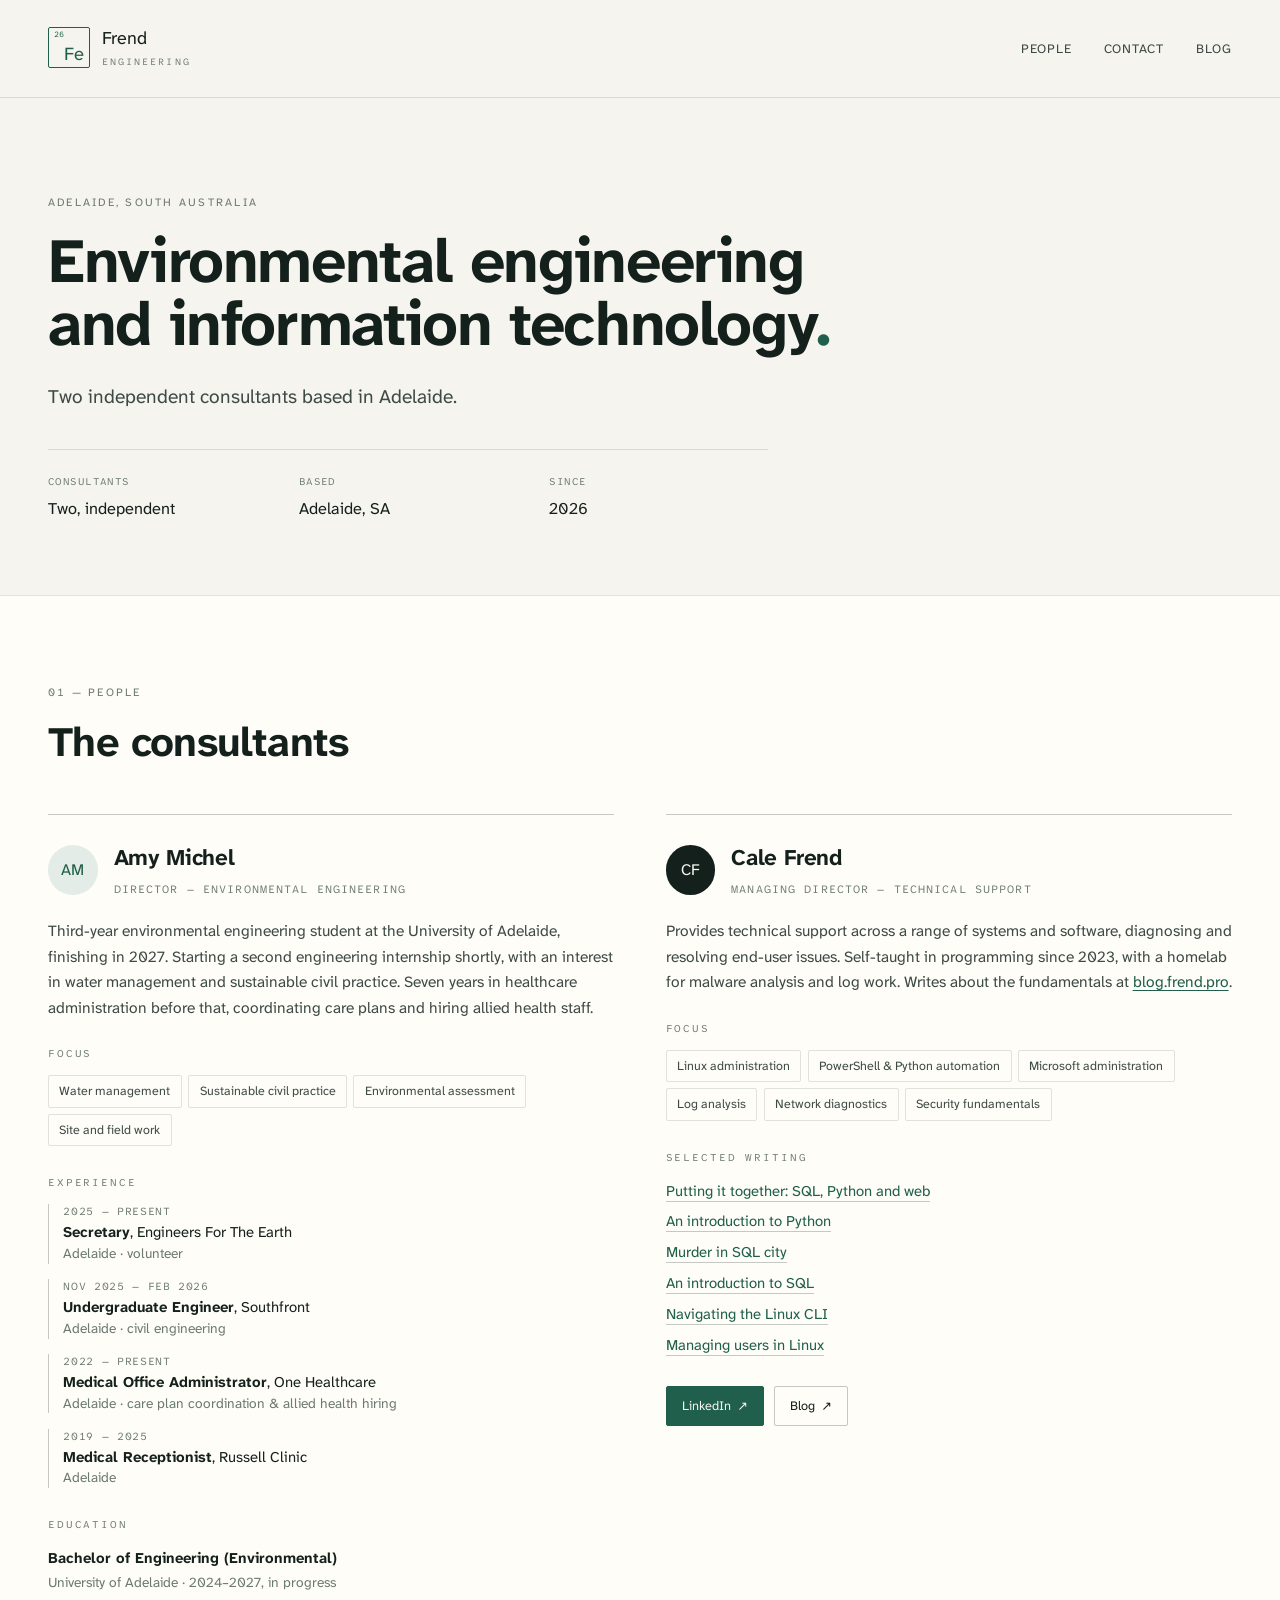
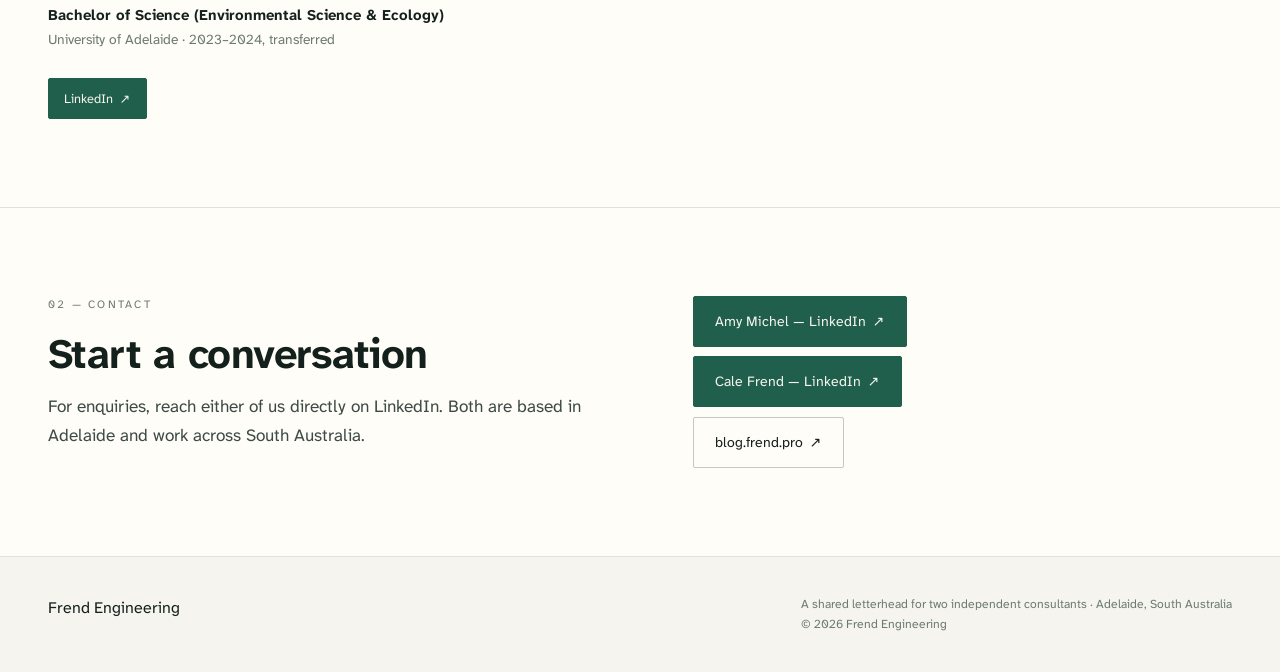
<file: index.html>
<!DOCTYPE html>
<html lang="en-AU">
<head>
<meta charset="utf-8">
<meta name="viewport" content="width=device-width, initial-scale=1">
<title>Frend Engineering — Environmental engineering and information technology, Adelaide</title>
<meta name="description" content="Amy Michel, environmental engineering. Cale Frend, technical support. Two independent consultants in Adelaide.">
<link rel="canonical" href="https://www.frend.pro/">
<meta property="og:type" content="website">
<meta property="og:site_name" content="Frend Engineering">
<meta property="og:title" content="Frend Engineering">
<meta property="og:description" content="Environmental engineering and information technology. Two independent consultants in Adelaide.">
<meta property="og:url" content="https://www.frend.pro/">
<link rel="icon" href="data:image/svg+xml,%3Csvg xmlns='http://www.w3.org/2000/svg' viewBox='0 0 64 64'%3E%3Crect width='64' height='64' rx='6' fill='%231f5f4b'/%3E%3Ctext x='32' y='30' font-family='ui-monospace,monospace' font-size='11' fill='%23f6f4ee' text-anchor='middle'%3E26%3C/text%3E%3Ctext x='32' y='49' font-family='Georgia,serif' font-size='26' fill='%23f6f4ee' text-anchor='middle'%3EFe%3C/text%3E%3C/svg%3E">
<link rel="stylesheet" href="/styles.css">
</head>
<body>
<a class="skip" href="#main">Skip to content</a>

<header class="masthead">
  <a class="wordmark" href="/">
    <span class="el" aria-hidden="true">
      <span class="el-num">26</span>
      <span class="el-sym">Fe</span>
      <span class="el-name">Iron</span>
    </span>
    <span class="wordmark-text">Frend<em>Engineering</em></span>
  </a>
  <nav aria-label="Sections">
    <a href="#people">People</a>
    <a href="#contact">Contact</a>
    <a href="https://blog.frend.pro/" rel="me">Blog</a>
  </nav>
</header>

<main id="main">

  <section class="hero">
    <p class="eyebrow">Adelaide, South Australia</p>
    <h1>Environmental engineering<br>and information technology<span class="accent">.</span></h1>
    <p class="lede">
      Two independent consultants based in Adelaide.
    </p>
    <dl class="facts">
      <div><dt>Consultants</dt><dd>Two, independent</dd></div>
      <div><dt>Based</dt><dd>Adelaide, SA</dd></div>
      <div><dt>Since</dt><dd>2026</dd></div>
    </dl>
  </section>

  <section id="people" class="section section-alt" aria-labelledby="people-title">
    <div class="section-head">
      <p class="eyebrow">01 — People</p>
      <h2 id="people-title">The consultants</h2>
    </div>

    <div class="profiles">

      <article class="profile" aria-labelledby="amy-name">
        <div class="profile-head">
          <span class="monogram" aria-hidden="true">AM</span>
          <div>
            <h3 id="amy-name">Amy Michel</h3>
            <p class="role">Director — Environmental Engineering</p>
          </div>
        </div>

        <p class="profile-lede">
          Third-year environmental engineering student at the University of
          Adelaide, finishing in 2027. Starting a second engineering internship
          shortly, with an interest in water management and sustainable civil
          practice. Seven years in healthcare administration before that,
          coordinating care plans and hiring allied health staff.
        </p>

        <h4>Focus</h4>
        <ul class="tags">
          <li>Water management</li>
          <li>Sustainable civil practice</li>
          <li>Environmental assessment</li>
          <li>Site and field work</li>
        </ul>

        <h4>Experience</h4>
        <ol class="timeline">
          <li>
            <span class="when">2025 — present</span>
            <strong>Secretary</strong>, Engineers For The Earth
            <span class="where">Adelaide · volunteer</span>
          </li>
          <li>
            <span class="when">Nov 2025 — Feb 2026</span>
            <strong>Undergraduate Engineer</strong>, Southfront
            <span class="where">Adelaide · civil engineering</span>
          </li>
          <li>
            <span class="when">2022 — present</span>
            <strong>Medical Office Administrator</strong>, One Healthcare
            <span class="where">Adelaide · care plan coordination &amp; allied health hiring</span>
          </li>
          <li>
            <span class="when">2019 — 2025</span>
            <strong>Medical Receptionist</strong>, Russell Clinic
            <span class="where">Adelaide</span>
          </li>
        </ol>

        <h4>Education</h4>
        <ul class="plain">
          <li>
            <strong>Bachelor of Engineering (Environmental)</strong>
            <span class="where">University of Adelaide · 2024–2027, in progress</span>
          </li>
          <li>
            <strong>Bachelor of Science (Environmental Science &amp; Ecology)</strong>
            <span class="where">University of Adelaide · 2023–2024, transferred</span>
          </li>
        </ul>

        <p class="links">
          <a class="button small" href="https://www.linkedin.com/in/4mymichel/" rel="me">LinkedIn<span aria-hidden="true"> ↗</span></a>
        </p>
      </article>

      <article class="profile" aria-labelledby="cale-name">
        <div class="profile-head">
          <span class="monogram alt" aria-hidden="true">CF</span>
          <div>
            <h3 id="cale-name">Cale Frend</h3>
            <p class="role">Managing Director — Technical Support</p>
          </div>
        </div>

        <p class="profile-lede">
          Provides technical support across a range of systems and software,
          diagnosing and resolving end-user issues. Self-taught in programming
          since 2023, with a homelab for malware analysis and log work. Writes
          about the fundamentals at
          <a href="https://blog.frend.pro/">blog.frend.pro</a>.
        </p>

        <h4>Focus</h4>
        <ul class="tags">
          <li>Linux administration</li>
          <li>PowerShell &amp; Python automation</li>
          <li>Microsoft administration</li>
          <li>Log analysis</li>
          <li>Network diagnostics</li>
          <li>Security fundamentals</li>
        </ul>

        <h4>Selected writing</h4>
        <ul class="plain tight">
          <li><a href="https://blog.frend.pro/Django/">Putting it together: SQL, Python and web</a></li>
          <li><a href="https://blog.frend.pro/Intro-Python/">An introduction to Python</a></li>
          <li><a href="https://blog.frend.pro/Murder-in-SQL-city/">Murder in SQL city</a></li>
          <li><a href="https://blog.frend.pro/Intro-SQL/">An introduction to SQL</a></li>
          <li><a href="https://blog.frend.pro/Navigating-the-linux-CLI/">Navigating the Linux CLI</a></li>
          <li><a href="https://blog.frend.pro/Managining-users-Linux/">Managing users in Linux</a></li>
        </ul>

        <p class="links">
          <a class="button small" href="https://www.linkedin.com/in/cale-frend" rel="me">LinkedIn<span aria-hidden="true"> ↗</span></a>
          <a class="button small ghost" href="https://blog.frend.pro/" rel="me">Blog<span aria-hidden="true"> ↗</span></a>
        </p>
      </article>

    </div>
  </section>

  <section id="contact" class="section contact" aria-labelledby="contact-title">
    <div>
      <p class="eyebrow">02 — Contact</p>
      <h2 id="contact-title">Start a conversation</h2>
      <p class="section-lede">
        For enquiries, reach either of us directly on LinkedIn. Both are based
        in Adelaide and work across South Australia.
      </p>
    </div>
    <div class="contact-links">
      <a class="button" href="https://www.linkedin.com/in/4mymichel/" rel="me">Amy Michel — LinkedIn<span aria-hidden="true"> ↗</span></a>
      <a class="button" href="https://www.linkedin.com/in/cale-frend" rel="me">Cale Frend — LinkedIn<span aria-hidden="true"> ↗</span></a>
      <a class="button ghost" href="https://blog.frend.pro/" rel="me">blog.frend.pro<span aria-hidden="true"> ↗</span></a>
    </div>
  </section>

</main>

<footer class="footer">
  <p class="footer-mark">Frend Engineering</p>
  <p class="footer-meta">
    A shared letterhead for two independent consultants · Adelaide, South Australia
    <br>© <span id="year">2026</span> Frend Engineering
  </p>
</footer>

<script>
  document.getElementById('year').textContent = new Date().getFullYear();
</script>
</body>
</html>
</file>
<file: styles.css>
/* ── Frend drafts: shared structure ───────────────────────────────
   Theme files override the :root tokens below.
   ────────────────────────────────────────────────────────────────── */

@font-face {
  font-family: "Atkinson Hyperlegible Next";
  font-style: normal;
  font-weight: 400;
  font-display: swap;
  src: url("fonts/next-400-latin.woff2") format("woff2");
  unicode-range: U+0000-00FF, U+0131, U+0152-0153, U+02BB-02BC, U+02C6, U+02DA, U+02DC, U+0304, U+0308, U+0329, U+2000-206F, U+20AC, U+2122, U+2191, U+2193, U+2212, U+2215, U+FEFF, U+FFFD;
}
@font-face {
  font-family: "Atkinson Hyperlegible Next";
  font-style: normal;
  font-weight: 700;
  font-display: swap;
  src: url("fonts/next-700-latin.woff2") format("woff2");
  unicode-range: U+0000-00FF, U+0131, U+0152-0153, U+02BB-02BC, U+02C6, U+02DA, U+02DC, U+0304, U+0308, U+0329, U+2000-206F, U+20AC, U+2122, U+2191, U+2193, U+2212, U+2215, U+FEFF, U+FFFD;
}
@font-face {
  font-family: "Atkinson Hyperlegible Next";
  font-style: italic;
  font-weight: 400;
  font-display: swap;
  src: url("fonts/next-400i-latin.woff2") format("woff2");
  unicode-range: U+0000-00FF, U+0131, U+0152-0153, U+02BB-02BC, U+02C6, U+02DA, U+02DC, U+0304, U+0308, U+0329, U+2000-206F, U+20AC, U+2122, U+2191, U+2193, U+2212, U+2215, U+FEFF, U+FFFD;
}
@font-face {
  font-family: "Atkinson Hyperlegible Mono";
  font-style: normal;
  font-weight: 400;
  font-display: swap;
  src: url("fonts/mono-400-latin.woff2") format("woff2");
  unicode-range: U+0000-00FF, U+0131, U+0152-0153, U+02BB-02BC, U+02C6, U+02DA, U+02DC, U+0304, U+0308, U+0329, U+2000-206F, U+20AC, U+2122, U+2191, U+2193, U+2212, U+2215, U+FEFF, U+FFFD;
}
@font-face {
  font-family: "Atkinson Hyperlegible Mono";
  font-style: normal;
  font-weight: 700;
  font-display: swap;
  src: url("fonts/mono-700-latin.woff2") format("woff2");
  unicode-range: U+0000-00FF, U+0131, U+0152-0153, U+02BB-02BC, U+02C6, U+02DA, U+02DC, U+0304, U+0308, U+0329, U+2000-206F, U+20AC, U+2122, U+2191, U+2193, U+2212, U+2215, U+FEFF, U+FFFD;
}

:root {
  --paper: #f6f4ee;
  --card: #fffdf8;
  --ink: #14201c;
  --ink-soft: #3d4a45;
  --muted: #6b7a72;
  --rule: rgba(20, 32, 28, 0.12);
  --rule-strong: rgba(20, 32, 28, 0.24);
  --accent: #1f5f4b;
  --accent-soft: #e3ece6;
  --accent-ink: #f6f4ee;

  --serif: "Atkinson Hyperlegible Next", "Iowan Old Style", Palatino, Georgia, serif;
  --sans: "Atkinson Hyperlegible Next", system-ui, -apple-system, "Segoe UI", Roboto, Arial, sans-serif;
  --mono: "Atkinson Hyperlegible Mono", ui-monospace, SFMono-Regular, Menlo, Consolas, monospace;

  --gutter: clamp(1.25rem, 4vw, 3rem);
  --measure: 62ch;
}

*, *::before, *::after { box-sizing: border-box; }
html { -webkit-text-size-adjust: 100%; }

body {
  margin: 0;
  background: var(--paper);
  color: var(--ink);
  font-family: var(--sans);
  font-size: clamp(1rem, 0.96rem + 0.2vw, 1.075rem);
  line-height: 1.65;
  -webkit-font-smoothing: antialiased;
}

h1, h2, h3, h4 { font-family: var(--serif); font-weight: 600; letter-spacing: -0.015em; }
p { margin: 0 0 1rem; }
p:last-child { margin-bottom: 0; }
a { color: var(--accent); text-decoration-thickness: 1px; text-underline-offset: 0.18em; }
a:hover { text-decoration-thickness: 2px; }
:focus-visible { outline: 2px solid var(--accent); outline-offset: 3px; border-radius: 2px; }

.skip { position: absolute; left: -9999px; top: 0; background: var(--accent); color: var(--accent-ink); padding: 0.75rem 1rem; z-index: 10; }
.skip:focus { left: 1rem; top: 1rem; }

/* ── Masthead ─────────────────────────────────────────────────── */

.masthead {
  display: flex;
  align-items: center;
  justify-content: space-between;
  gap: 1.5rem;
  flex-wrap: wrap;
  padding: clamp(1rem, 2.5vw, 1.5rem) var(--gutter);
  border-bottom: 1px solid var(--rule);
}

.wordmark { display: inline-flex; align-items: center; gap: 0.75rem; color: inherit; text-decoration: none; }

/* Periodic-table tile: the mark is iron, Fe, 26 */
.el {
  display: grid;
  grid-template-areas:
    "num ."
    ".   sym";
  grid-template-columns: 1fr 1fr;
  grid-template-rows: 1fr 1fr;
  width: 2.6rem;
  height: 2.6rem;
  padding: 0.22rem 0.3rem;
  border: 1px solid var(--tile-border, var(--accent));
  border-radius: 2px;
  background: var(--tile-bg, transparent);
  color: var(--tile-ink, var(--accent));
}
.el-num {
  grid-area: num;
  font-family: var(--mono);
  font-size: 0.5rem;
  line-height: 1;
  align-self: start;
}
.el-sym {
  grid-area: sym;
  font-family: var(--serif);
  font-size: 1.15rem;
  line-height: 1;
  align-self: end;
  justify-self: end;
}
.el-name { display: none; }

.wordmark-text { font-family: var(--serif); font-size: 1.12rem; letter-spacing: -0.01em; }
.wordmark-text em {
  display: block;
  font-style: normal;
  font-family: var(--mono);
  font-size: 0.6rem;
  letter-spacing: 0.22em;
  text-transform: uppercase;
  color: var(--muted);
  margin-top: 0.1rem;
}

.masthead nav { display: flex; gap: clamp(1rem, 2.5vw, 2rem); }
.masthead nav a {
  color: var(--ink-soft);
  text-decoration: none;
  font-size: 0.8rem;
  letter-spacing: 0.06em;
  text-transform: uppercase;
}
.masthead nav a:hover { color: var(--accent); }

/* ── Shared ───────────────────────────────────────────────────── */

.eyebrow {
  margin: 0 0 1.1rem;
  font-size: 0.7rem;
  letter-spacing: 0.2em;
  text-transform: uppercase;
  color: var(--muted);
  font-variant-numeric: tabular-nums;
}

.section { padding: clamp(3.5rem, 7vw, 5.5rem) var(--gutter); border-top: 1px solid var(--rule); }
.section-alt { background: var(--card); }
.section-head { max-width: var(--measure); margin-bottom: clamp(2rem, 4vw, 3rem); }

h2 { margin: 0 0 1rem; font-size: clamp(1.75rem, 1.3rem + 1.8vw, 2.6rem); line-height: 1.1; }
.section-lede { color: var(--ink-soft); font-size: 1.075rem; max-width: 56ch; }

/* ── Hero ─────────────────────────────────────────────────────── */

.hero { padding: clamp(3.5rem, 8vw, 6rem) var(--gutter) clamp(3rem, 6vw, 4.5rem); }

.hero h1 {
  margin: 0 0 1.5rem;
  font-size: clamp(2.1rem, 1.2rem + 4vw, 3.9rem);
  line-height: 1.02;
  letter-spacing: -0.022em;
  text-wrap: balance;
}
.hero h1 .accent { color: var(--accent); }

.lede { max-width: 54ch; font-size: clamp(1.05rem, 1rem + 0.35vw, 1.2rem); color: var(--ink-soft); margin-bottom: 2.25rem; }

.facts {
  display: grid;
  grid-template-columns: repeat(auto-fit, minmax(150px, 1fr));
  gap: 1.25rem 2rem;
  margin: 0;
  padding-top: 1.5rem;
  border-top: 1px solid var(--rule);
  max-width: 720px;
}
.facts dt { font-family: var(--mono); font-size: 0.64rem; letter-spacing: 0.14em; text-transform: uppercase; color: var(--muted); margin-bottom: 0.35rem; }
.facts dd { margin: 0; font-family: var(--serif); font-size: 1.02rem; }

/* ── Profiles ─────────────────────────────────────────────────── */

.profiles { display: grid; grid-template-columns: repeat(auto-fit, minmax(340px, 1fr)); gap: clamp(2rem, 4vw, 3.5rem); }

.profile { display: flex; flex-direction: column; border-top: 1px solid var(--rule-strong); padding-top: 1.6rem; }
.profile-head { display: flex; align-items: center; gap: 1rem; margin-bottom: 1.25rem; }

.monogram {
  display: grid; place-items: center; flex: 0 0 auto;
  width: 3.1rem; height: 3.1rem; border-radius: 50%;
  background: var(--accent-soft); color: var(--accent);
  font-family: var(--serif); font-size: 1rem;
}
.monogram.alt { background: var(--ink); color: var(--paper); }

.profile h3 { margin: 0; font-size: 1.4rem; }
.role { margin: 0.2rem 0 0; font-family: var(--mono); font-size: 0.7rem; letter-spacing: 0.1em; text-transform: uppercase; color: var(--muted); }
.profile-lede { color: var(--ink-soft); font-size: 0.97rem; margin-bottom: 1.5rem; }

.profile h4 {
  margin: 0 0 0.8rem;
  font-family: var(--mono);
  font-size: 0.65rem;
  letter-spacing: 0.18em;
  text-transform: uppercase;
  color: var(--muted);
  font-weight: 500;
}
.profile h4:not(:first-of-type) { margin-top: 1.75rem; }

.timeline { list-style: none; margin: 0; padding: 0; display: grid; gap: 0.95rem; }
.timeline li {
  display: block;
  font-size: 0.93rem;
  line-height: 1.45;
  padding-left: 0.9rem;
  border-left: 1px solid var(--rule-strong);
}
.timeline .when { display: block; font-family: var(--mono); font-size: 0.68rem; letter-spacing: 0.06em; text-transform: uppercase; color: var(--muted); margin-bottom: 0.15rem; }
.timeline .where { display: block; color: var(--muted); font-size: 0.86rem; }

.plain { list-style: none; margin: 0; padding: 0; display: grid; gap: 0.6rem; font-size: 0.93rem; }
.plain.tight { gap: 0.4rem; }
.plain a { text-decoration: none; border-bottom: 1px solid var(--rule-strong); }
.plain a:hover { border-color: var(--accent); }
.plain .where { display: block; color: var(--muted); font-size: 0.86rem; }

.tags { list-style: none; margin: 0; padding: 0; display: flex; flex-wrap: wrap; gap: 0.4rem; }
.tags li { font-size: 0.78rem; padding: 0.3rem 0.65rem; border: 1px solid var(--rule); border-radius: 2px; color: var(--ink-soft); }

.links { display: flex; flex-wrap: wrap; gap: 0.6rem; margin-top: 1.75rem; }

.button {
  display: inline-flex; align-items: center; gap: 0.4rem;
  padding: 0.8rem 1.35rem;
  border: 1px solid var(--accent); border-radius: 2px;
  background: var(--accent); color: var(--accent-ink);
  font-size: 0.88rem; text-decoration: none;
  transition: background-color 120ms ease, color 120ms ease, border-color 120ms ease;
}
.button:hover { background: var(--ink); border-color: var(--ink); color: var(--paper); }
.button.ghost { background: transparent; color: var(--ink); border-color: var(--rule-strong); }
.button.ghost:hover { background: transparent; border-color: var(--accent); color: var(--accent); }
.button.small { padding: 0.55rem 0.95rem; font-size: 0.8rem; }

/* ── Contact ──────────────────────────────────────────────────── */

.contact { display: grid; grid-template-columns: 1.1fr 1fr; gap: clamp(2rem, 4vw, 3.5rem); align-items: start; background: var(--card); border-bottom: 1px solid var(--rule); }
.contact h2 { margin-bottom: 0.9rem; }
.contact-links { display: flex; flex-direction: column; gap: 0.6rem; align-items: flex-start; }

/* ── Footer ───────────────────────────────────────────────────── */

.footer { display: flex; flex-wrap: wrap; justify-content: space-between; gap: 1rem; padding: clamp(1.75rem, 3vw, 2.5rem) var(--gutter); }
.footer-mark { font-family: var(--serif); font-size: 1rem; margin: 0; }
.footer-meta { margin: 0; font-size: 0.76rem; color: var(--muted); line-height: 1.6; }

/* ── Responsive ───────────────────────────────────────────────── */

@media (max-width: 860px) { .contact { grid-template-columns: 1fr; } }
@media (max-width: 560px) {
  .masthead nav { gap: 1rem; }
  .masthead nav a { font-size: 0.72rem; }
  .facts { grid-template-columns: repeat(2, 1fr); }
}


/* ── Theme: element tile ─────────────────────────────── */

/* Option A — "Element tile, restrained"
   The existing warm-paper design. Only the mark changed: FE becomes a proper
   periodic-table cell (26 / Fe), and labels are set in mono to echo it. */

:root {
  --tile-border: var(--accent);
  --tile-ink: var(--accent);
}

.el { border-width: 1px; }

/* A hairline baseline under the wordmark, like a specimen label */
.wordmark { padding-bottom: 0.1rem; }
</file>
